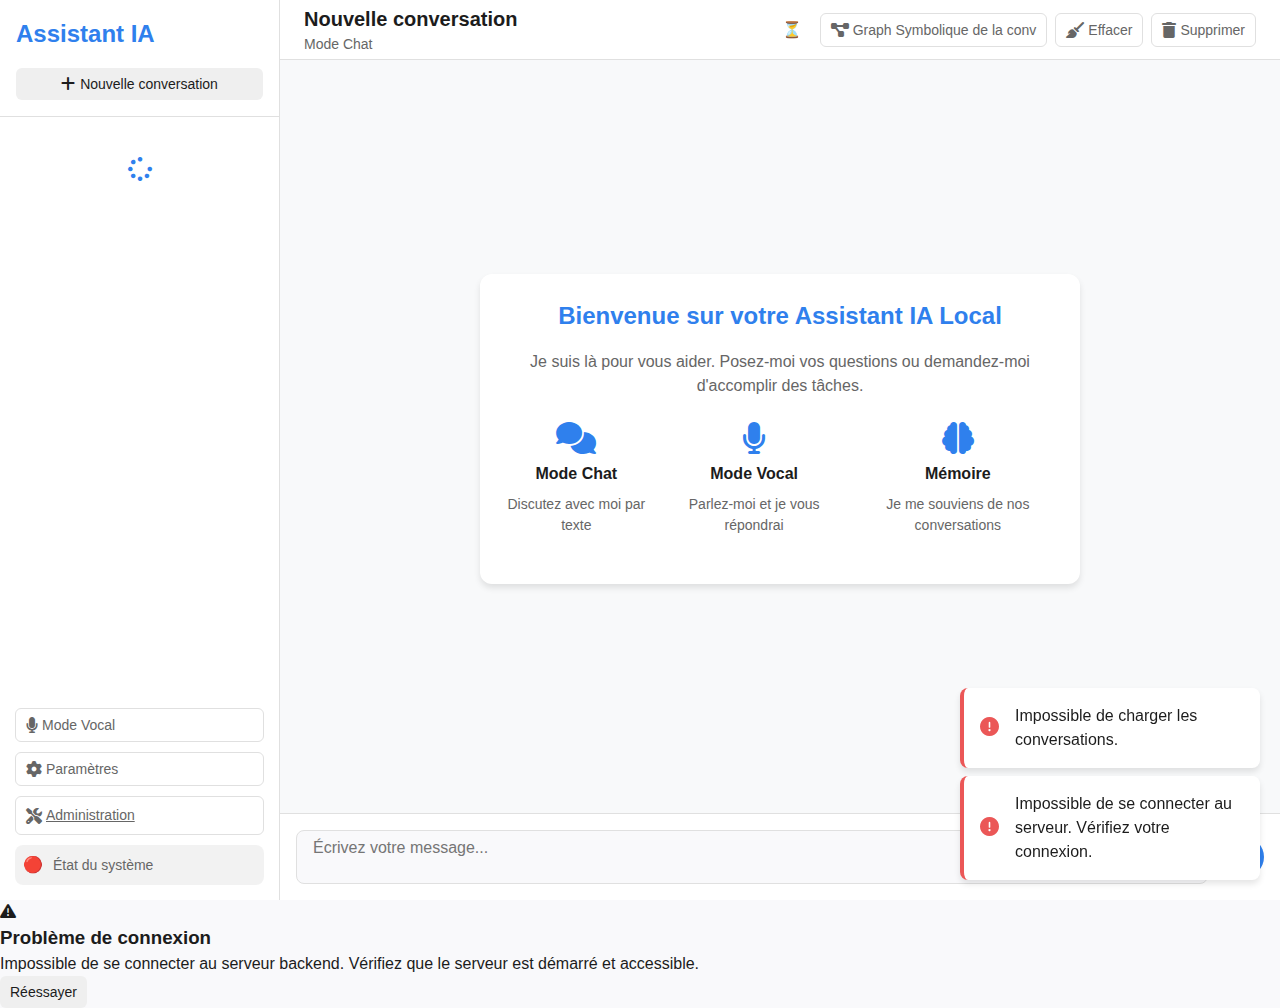
<file: frontend/index.html>
<!DOCTYPE html>
<html lang="fr">
<head>
    <meta charset="UTF-8">
    <meta name="viewport" content="width=device-width, initial-scale=1.0">
    <title>Assistant IA Local</title>
    <link rel="stylesheet" href="styles/main.css">
    <link rel="stylesheet" href="https://cdnjs.cloudflare.com/ajax/libs/font-awesome/6.4.0/css/all.min.css">
    <link rel="icon" type="image/png" href="assets/icons/assistant-icon.png">
    <link rel="stylesheet" href="styles/neon-light.css">
</head>
<body class="light-theme">
    <div class="app-container">
        <!-- Sidebar pour la navigation et les conversations -->
        <aside class="sidebar">
            <div class="sidebar-header">
                <h1>Assistant IA</h1>
                <button id="new-chat-btn" class="btn primary">
                    <i class="fas fa-plus"></i> Nouvelle conversation
                </button>
            </div>
            <div class="conversation-list" id="conversation-list">
                <!-- Liste des conversations générée dynamiquement -->
                <div class="loading-spinner">
                    <i class="fas fa-spinner fa-spin"></i>
                </div>
            </div>
            <div class="sidebar-footer">
                <button id="toggle-mode-btn" class="btn secondary">
                  <i class="fas fa-comments"></i> Mode Chat
                </button>
                <button id="settings-btn" class="btn secondary">
                  <i class="fas fa-cog"></i> Paramètres
                </button>
                <a href="admin.html" class="btn secondary">
                  <i class="fas fa-tools"></i> Administration
                </a>
                
                <div class="status-indicator-container">
                  <div id="system-status-indicator">⏳</div>
                  <div class="status-indicator-label">État du système</div>
                </div>
              </div>
        </aside>

        <!-- Contenu principal avec la conversation -->
        <main class="main-content">
            <!-- Entête avec info de conversation -->
            <header class="main-header">
                <div class="conversation-info">
                    <h2 id="conversation-title">Nouvelle conversation</h2>
                    <span id="conversation-mode">Mode Chat</span>
                </div>
                <div class="header-actions">
                    <div id="system-status-indicator" 
                         title="État du système"
                         style="margin-right: 10px; font-size: 16px;">⏳</div>
                    <button id="clear-conversation-btn" class="btn secondary">
                        <i class="fas fa-broom"></i> Effacer
                    </button>
                    <button id="delete-conversation-btn" class="btn secondary">
                        <i class="fas fa-trash"></i> Supprimer
                    </button>
                </div>
            </header>

            <!-- Zone des messages -->
            <div class="messages-container" id="messages-container">
                <div class="welcome-message">
                    <h3>Bienvenue sur votre Assistant IA Local</h3>
                    <p>Je suis là pour vous aider. Posez-moi vos questions ou demandez-moi d'accomplir des tâches.</p>
                    <div class="features">
                        <div class="feature">
                            <i class="fas fa-comments"></i>
                            <h4>Mode Chat</h4>
                            <p>Discutez avec moi par texte</p>
                        </div>
                        <div class="feature">
                            <i class="fas fa-microphone"></i>
                            <h4>Mode Vocal</h4>
                            <p>Parlez-moi et je vous répondrai</p>
                        </div>
                        <div class="feature">
                            <i class="fas fa-brain"></i>
                            <h4>Mémoire</h4>
                            <p>Je me souviens de nos conversations</p>
                        </div>
                    </div>
                </div>
                <!-- Messages générés dynamiquement -->
            </div>

            <!-- Barre de saisie -->
            <div class="bottom-bar">
                <div id="chat-input-area" class="input-area active">
                    <textarea id="chat-input" class="chat-input" placeholder="Écrivez votre message..."></textarea>
                    <button id="send-button" class="btn primary">
                        <i class="fas fa-paper-plane"></i>
                    </button>
                </div>
                
                <!-- Mode Vocal -->
                <div id="voice-input-area" class="input-area">
                    <button id="mic-button" class="btn mic-btn">
                        <i class="fas fa-microphone"></i>
                    </button>
                    <div class="voice-status">
                        <span id="voice-status-text">Prêt à écouter</span>
                        <div id="voice-visualization" class="voice-wave">
                            <div class="wave-bar"></div>
                            <div class="wave-bar"></div>
                            <div class="wave-bar"></div>
                            <div class="wave-bar"></div>
                            <div class="wave-bar"></div>
                        </div>
                    </div>
                </div>
            </div>
        </main>

        <!-- Modal pour les paramètres -->
        <div id="settings-modal" class="modal">
            <div class="modal-content">
                <div class="modal-header">
                    <h2>Paramètres</h2>
                    <button class="close-modal-btn">&times;</button>
                </div>
                <div class="modal-body">
                    <div class="settings-section">
                        <h3>Modèles LLM</h3>
                        <div class="setting-item">
                            <label for="model-preference">Modèle préféré:</label>
                            <select id="model-preference">
                                <option value="auto">Auto (Recommandé)</option>
                                <option value="fast">Rapide (gemma:2b)</option>
                                <option value="balanced">Équilibré (zephyr)</option>
                                <option value="cloud">Cloud (gpt-3.5-turbo)</option>
                            </select>
                        </div>
                    </div>
                    <div class="settings-section">
                        <h3>Voix</h3>
                        <div class="setting-item">
                            <label for="tts-voice">Voix TTS:</label>
                            <select id="tts-voice">
                                <option value="fr_FR-siwis-medium">Français (Siwis)</option>
                                <option value="en_US-amy-medium">Anglais (Amy)</option>
                                <!-- D'autres voix disponibles -->
                            </select>
                        </div>
                        <div class="setting-item">
                            <label for="speech-rate">Vitesse de parole:</label>
                            <input type="range" id="speech-rate" min="0.5" max="2" step="0.1" value="1">
                            <span id="speech-rate-value">1.0</span>
                        </div>
                    </div>
                    <div class="settings-section">
                        <h3>Interface</h3>
                        <div class="setting-item">
                            <label for="theme-select">Thème:</label>
                            <select id="theme-select">
                                <option value="light">Clair</option>
                                <option value="dark">Sombre</option>
                                <option value="system">Système</option>
                            </select>
                        </div>
                    </div>
                </div>
                <div class="modal-footer">
                    <button id="save-settings-btn" class="btn primary">Enregistrer</button>
                    <button class="btn secondary close-modal-btn">Annuler</button>
                </div>
            </div>
        </div>

        <!-- Modal pour mémoire explicite -->
        <div id="memory-modal" class="modal">
            <div class="modal-content">
                <div class="modal-header">
                    <h2>Mémorisation explicite</h2>
                    <button class="close-modal-btn">&times;</button>
                </div>
                <div class="modal-body">
                    <p>Que souhaitez-vous que je mémorise?</p>
                    <textarea id="memory-content" placeholder="Entrez l'information à mémoriser..." class="memory-textarea"></textarea>
                    <div class="setting-item">
                        <label for="memory-topic">Sujet:</label>
                        <input type="text" id="memory-topic" placeholder="ex: préférences, contact, etc." value="user_info">
                    </div>
                </div>
                <div class="modal-footer">
                    <button id="save-memory-btn" class="btn primary">Mémoriser</button>
                    <button class="btn secondary close-modal-btn">Annuler</button>
                </div>
            </div>
        </div>
    </div>

    <!-- Templates HTML pour messages -->
    <template id="message-template">
        <div class="message">
            <div class="message-avatar">
                <i class="fas"></i>
            </div>
            <div class="message-content">
                <div class="message-text"></div>
                <div class="message-time"></div>
            </div>
        </div>
    </template>

    <template id="conversation-item-template">
        <div class="conversation-item">
            <div class="conversation-title"></div>
            <div class="conversation-time"></div>
            <button class="delete-conversation-item-btn">
                <i class="fas fa-times"></i>
            </button>
        </div>
    </template>

    <!-- Scripts JavaScript -->
    <script src="scripts/config.js"></script>
    <script src="scripts/websocket.js"></script>
    <script src="scripts/chat.js"></script>
    <script src="scripts/voice.js"></script>
    <script src="scripts/ui.js"></script>
    <script src="scripts/memory.js"></script>
    <script src="scripts/graph-visualization.js"></script>
    <script src="scripts/symbolic-graph-ui.js"></script>
    <script src="scripts/graph-entrypoint.js"></script>
    <script src="scripts/main.js"></script>
    <script src="scripts/monitoring.js"></script>

</body>
</html>
</file>
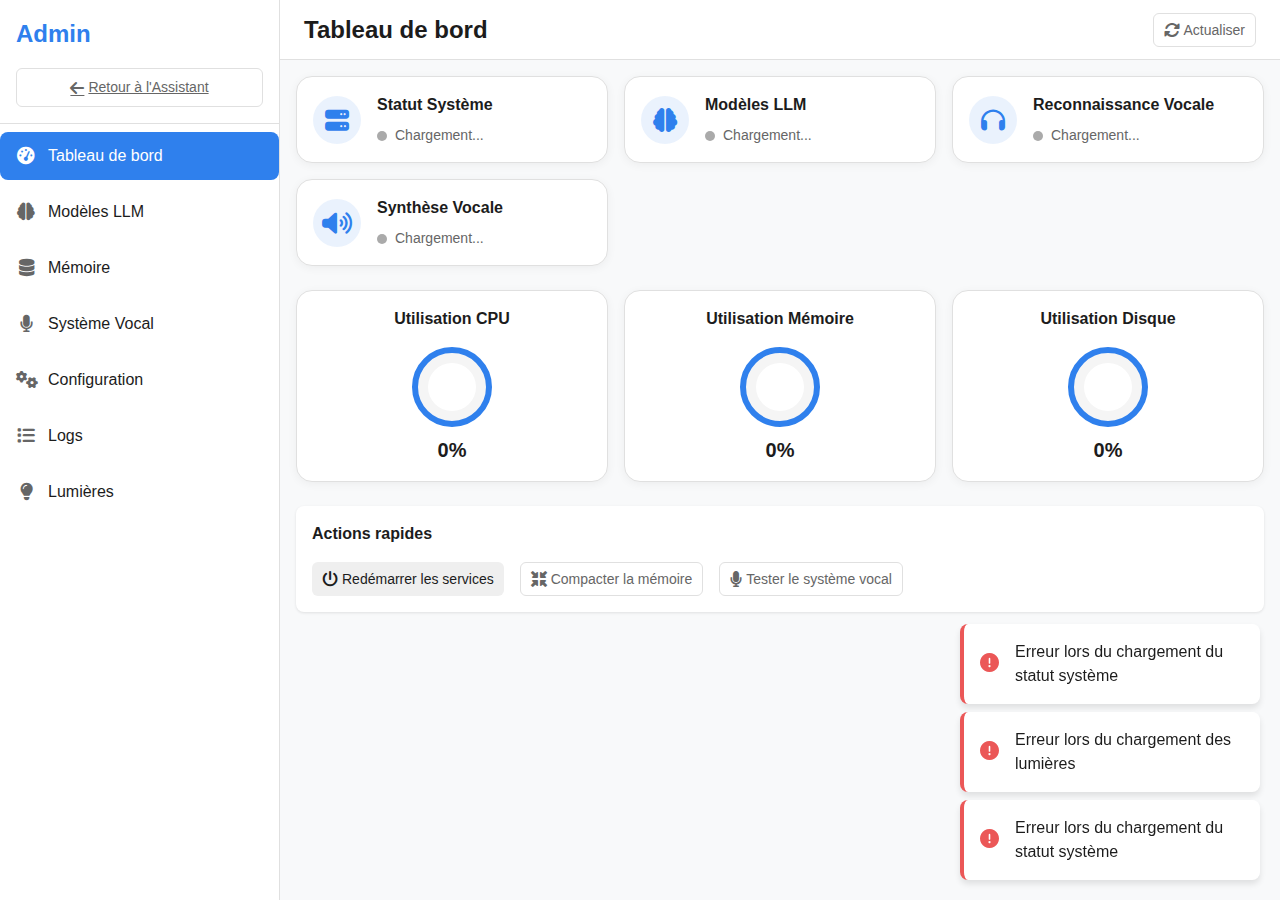
<file: frontend/admin.html>
<!DOCTYPE html>

<html lang="fr">
<head>
<meta charset="utf-8"/>
<meta content="width=device-width, initial-scale=1.0" name="viewport"/>
<title>Administration - Assistant IA Local</title>
<link href="styles/main.css" rel="stylesheet"/>
<link href="styles/admin.css" rel="stylesheet"/>
<link href="https://cdnjs.cloudflare.com/ajax/libs/font-awesome/6.4.0/css/all.min.css" rel="stylesheet"/>
<link href="assets/icons/assistant-icon.png" rel="icon" type="image/png"/>
<link href="styles/neon-light.css" rel="stylesheet"/>
</head>
<body class="light-theme">
<div class="app-container admin-layout">
<!-- Sidebar pour la navigation -->
<aside class="sidebar">
<div class="sidebar-header">
<h1>Admin</h1>
<a class="btn secondary" href="index.html">
<i class="fas fa-arrow-left"></i> Retour à l'Assistant
                </a>
</div>
<nav class="admin-nav">
<ul>
<li class="active" data-section="dashboard">
<i class="fas fa-tachometer-alt"></i> Tableau de bord
                    </li>
<li data-section="models">
<i class="fas fa-brain"></i> Modèles LLM
                    </li>
<li data-section="memory">
<i class="fas fa-database"></i> Mémoire
                    </li>
<li data-section="voice">
<i class="fas fa-microphone"></i> Système Vocal
                    </li>
<li data-section="config">
<i class="fas fa-cogs"></i> Configuration
                    </li>
<li data-section="logs">
<i class="fas fa-list"></i> Logs
                    </li>
<li data-section="lights">
<i class="fas fa-lightbulb"></i> Lumières
                    </li>
</ul>
</nav>
</aside>
<!-- Contenu principal -->
<main class="main-content">
<header class="main-header">
<div class="page-title">
<h2 id="section-title">Tableau de bord</h2>
</div>
<div class="header-actions">
<button class="btn secondary" id="refresh-btn">
<i class="fas fa-sync-alt"></i> Actualiser
                    </button>
</div>
</header>
<div class="admin-content">
<!-- Section Tableau de bord -->
<section class="admin-section active" id="dashboard-section">
<div class="status-cards">
<div class="status-card" id="system-status-card">
<div class="status-icon">
<i class="fas fa-server"></i>
</div>
<div class="status-info">
<h3>Statut Système</h3>
<div class="status-indicator">
<span class="status-dot"></span>
<span class="status-text">Chargement...</span>
</div>
</div>
</div>
<div class="status-card" id="llm-status-card">
<div class="status-icon">
<i class="fas fa-brain"></i>
</div>
<div class="status-info">
<h3>Modèles LLM</h3>
<div class="status-indicator">
<span class="status-dot"></span>
<span class="status-text">Chargement...</span>
</div>
</div>
</div>
<div class="status-card" id="stt-status-card">
<div class="status-icon">
<i class="fas fa-headphones"></i>
</div>
<div class="status-info">
<h3>Reconnaissance Vocale</h3>
<div class="status-indicator">
<span class="status-dot"></span>
<span class="status-text">Chargement...</span>
</div>
</div>
</div>
<div class="status-card" id="tts-status-card">
<div class="status-icon">
<i class="fas fa-volume-up"></i>
</div>
<div class="status-info">
<h3>Synthèse Vocale</h3>
<div class="status-indicator">
<span class="status-dot"></span>
<span class="status-text">Chargement...</span>
</div>
</div>
</div>
</div>
<div class="resource-usage">
<div class="resource-card">
<h3>Utilisation CPU</h3>
<div class="gauge-container">
<div class="gauge" id="cpu-gauge">
<div class="gauge-value"></div>
</div>
<div class="gauge-label">0%</div>
</div>
</div>
<div class="resource-card">
<h3>Utilisation Mémoire</h3>
<div class="gauge-container">
<div class="gauge" id="memory-gauge">
<div class="gauge-value"></div>
</div>
<div class="gauge-label">0%</div>
</div>
</div>
<div class="resource-card">
<h3>Utilisation Disque</h3>
<div class="gauge-container">
<div class="gauge" id="disk-gauge">
<div class="gauge-value"></div>
</div>
<div class="gauge-label">0%</div>
</div>
</div>
</div>
<div class="quick-actions">
<h3>Actions rapides</h3>
<div class="action-buttons">
<button class="btn primary" id="restart-btn">
<i class="fas fa-power-off"></i> Redémarrer les services
                            </button>
<button class="btn secondary" id="compact-memory-btn">
<i class="fas fa-compress-arrows-alt"></i> Compacter la mémoire
                            </button>
<button class="btn secondary" id="test-voice-btn">
<i class="fas fa-microphone"></i> Tester le système vocal
                            </button>
</div>
</div>
</section>
<!-- Section Modèles LLM -->
<section class="admin-section" id="models-section">
<div class="section-header">
<h3>Modèles configurés</h3>
</div>
<div class="models-list" id="models-list">
<div class="loading-indicator">
<i class="fas fa-spinner fa-spin"></i> Chargement des modèles...
                        </div>
</div>
<div class="section-header">
<h3>Tester un modèle</h3>
</div>
<div class="model-test-container">
<div class="form-group">
<label for="test-model-select">Modèle :</label>
<select id="test-model-select">
<option value="fast">Rapide (gemma:2b)</option>
<option value="balanced">Équilibré (zephyr)</option>
<option value="cloud_fallback">Cloud (GPT)</option>
</select>
</div>
<div class="form-group">
<label for="test-prompt">Prompt de test :</label>
<textarea id="test-prompt" placeholder="Écrivez un prompt pour tester le modèle..." rows="3">Écris une phrase courte à propos des assistants IA.</textarea>
</div>
<button class="btn primary" id="run-test-btn">
<i class="fas fa-play"></i> Exécuter le test
                        </button>
<div class="test-results" id="test-results">
<h4>Résultats</h4>
<div class="result-metrics">
<div class="metric">
<span class="label">Temps de réponse :</span>
<span class="value" id="response-time">-</span>
</div>
<div class="metric">
<span class="label">Tokens générés :</span>
<span class="value" id="tokens-generated">-</span>
</div>
</div>
<div class="result-content" id="test-result-content">
<p class="no-results">Lancez un test pour voir les résultats</p>
</div>
</div>
</div>
</section>
<!-- Section Mémoire -->
<section class="admin-section" id="memory-section">
<div class="memory-stats">
<div class="memory-stat-card">
<div class="stat-icon">
<i class="fas fa-vector-square"></i>
</div>
<div class="stat-info">
<h3>Mémoire Vectorielle</h3>
<div class="stat-value" id="vector-memory-count">0</div>
<div class="stat-label">vecteurs</div>
</div>
</div>
<div class="memory-stat-card">
<div class="stat-icon">
<i class="fas fa-project-diagram"></i>
</div>
<div class="stat-info">
<h3>Mémoire Symbolique</h3>
<div class="stat-value" id="entity-count">0</div>
<div class="stat-label">entités</div>
</div>
</div>
<div class="memory-stat-card">
<div class="stat-icon">
<i class="fas fa-brain"></i>
</div>
<div class="stat-info">
<h3>Relations</h3>
<div class="stat-value" id="relation-count">0</div>
<div class="stat-label">connexions</div>
</div>
</div>
<div class="memory-stat-card">
<div class="stat-icon">
<i class="fas fa-database"></i>
</div>
<div class="stat-info">
<h3>Taille Totale</h3>
<div class="stat-value" id="memory-size">0</div>
<div class="stat-label">KB</div>
</div>
</div>
</div>
<div class="section-header with-actions">
<h3>Sujets de mémoire</h3>
<button class="btn secondary" id="refresh-topics-btn">
<i class="fas fa-sync-alt"></i> Actualiser
                        </button>
</div>
<div class="memory-topics" id="memory-topics">
<div class="loading-indicator">
<i class="fas fa-spinner fa-spin"></i> Chargement des sujets...
                        </div>
</div>
<div class="memory-actions">
<h3>Actions</h3>
<div class="action-buttons">
<button class="btn secondary" id="view-memory-btn">
<i class="fas fa-eye"></i> Visualiser les données
                            </button>
<button class="btn primary" id="compact-memory-action-btn">
<i class="fas fa-compress-arrows-alt"></i> Compacter la mémoire
                            </button>
<button class="btn secondary" id="backup-memory-btn">
<i class="fas fa-download"></i> Sauvegarder
                            </button>
</div>
</div>
</section>
<!-- Section Système Vocal -->
<section class="admin-section" id="voice-section">
<div class="voice-cards">
<div class="voice-card">
<div class="card-header">
<h3>Reconnaissance Vocale (STT)</h3>
<span class="status-indicator" id="stt-indicator">
<span class="status-dot"></span>
<span class="status-text">Chargement...</span>
</span>
</div>
<div class="card-content">
<div class="info-item">
<span class="label">Moteur :</span>
<span class="value" id="stt-engine">Whisper.cpp</span>
</div>
<div class="info-item">
<span class="label">Modèle :</span>
<span class="value" id="stt-model">-</span>
</div>
<div class="info-item">
<span class="label">Chemin :</span>
<span class="value path" id="stt-path">-</span>
</div>
</div>
<div class="card-actions">
<button class="btn secondary" id="test-stt-btn">
<i class="fas fa-microphone"></i> Tester la reconnaissance
                                </button>
</div>
</div>
<div class="voice-card">
<div class="card-header">
<h3>Synthèse Vocale (TTS)</h3>
<span class="status-indicator" id="tts-indicator">
<span class="status-dot"></span>
<span class="status-text">Chargement...</span>
</span>
</div>
<div class="card-content">
<div class="info-item">
<span class="label">Moteur :</span>
<span class="value" id="tts-engine">Piper</span>
</div>
<div class="info-item">
<span class="label">Voix :</span>
<span class="value" id="tts-voice">-</span>
</div>
<div class="info-item">
<span class="label">Échantillonnage :</span>
<span class="value" id="tts-sample-rate">-</span>
</div>
</div>
<div class="card-actions">
<div class="form-inline">
<input id="tts-test-text" placeholder="Texte à synthétiser..." type="text" value="Ceci est un test de synthèse vocale."/>
<button class="btn secondary" id="test-tts-btn">
<i class="fas fa-play"></i> Tester
                                    </button>
</div>
</div>
</div>
</div>
<div class="section-header">
<h3>Voix disponibles</h3>
</div>
<div class="voices-list" id="voices-list">
<!-- Liste des voix générée dynamiquement -->
<div class="voice-item">
<div class="voice-name">fr_FR-siwis-medium</div>
<div class="voice-info">Français (Siwis)</div>
<div class="voice-actions">
<button class="btn mini test-voice-btn">
<i class="fas fa-play"></i>
</button>
</div>
</div>
<div class="voice-item">
<div class="voice-name">en_US-amy-medium</div>
<div class="voice-info">Anglais (Amy)</div>
<div class="voice-actions">
<button class="btn mini test-voice-btn">
<i class="fas fa-play"></i>
</button>
</div>
</div>
</div>
</section>
<!-- Section Configuration -->
<section class="admin-section" id="config-section">
<div class="config-tabs">
<div class="tab-header">
<div class="tab active" data-tab="general">Général</div>
<div class="tab" data-tab="models">Modèles</div>
<div class="tab" data-tab="voice">Vocal</div>
<div class="tab" data-tab="memory">Mémoire</div>
</div>
<div class="tab-content">
<div class="tab-pane active" id="general-config">
<div class="config-item">
<label for="data-dir">Répertoire de données :</label>
<input id="data-dir" readonly="" type="text"/>
</div>
<div class="config-item">
<label for="debug-mode">Mode debug :</label>
<div class="toggle-switch">
<input id="debug-mode" type="checkbox"/>
<span class="toggle-slider"></span>
</div>
</div>
</div>
<div class="tab-pane" id="models-config">
<div class="config-form" id="models-config-form">
<div class="loading-indicator">
<i class="fas fa-spinner fa-spin"></i> Chargement de la configuration...
                                    </div>
</div>
</div>
<div class="tab-pane" id="voice-config">
<div class="config-item">
<label for="stt-model-path">Modèle STT :</label>
<input id="stt-model-path" type="text"/>
</div>
<div class="config-item">
<label for="tts-model-name">Modèle TTS :</label>
<select id="tts-model-name">
<option value="fr_FR-siwis-medium">Français (Siwis)</option>
<option value="en_US-amy-medium">Anglais (Amy)</option>
</select>
</div>
<div class="config-item">
<label for="tts-sample-rate-input">Taux d'échantillonnage :</label>
<input id="tts-sample-rate-input" max="48000" min="8000" step="1000" type="number"/>
</div>
</div>
<div class="tab-pane" id="memory-config">
<div class="config-item">
<label for="vector-dimension">Dimension des vecteurs :</label>
<input id="vector-dimension" max="4096" min="768" step="128" type="number"/>
</div>
<div class="config-item">
<label for="max-history">Taille max. de l'historique :</label>
<input id="max-history" max="100" min="5" type="number"/>
</div>
<div class="config-item">
<label for="memory-refresh">Intervalle de compression (conversations) :</label>
<input id="memory-refresh" max="50" min="1" type="number"/>
</div>

<div class="config-section">
<h4>Mémoire Symbolique</h4>
<div class="config-item">
<label for="use-chatgpt-symbolic">Utiliser ChatGPT pour l'extraction d'entités et relations :</label>
<div class="toggle-switch">
<input id="use-chatgpt-symbolic" type="checkbox"/>
<span class="toggle-slider"></span>
</div>
</div>
<div class="config-note" id="chatgpt-api-note" style="display:none;">
<p><i class="fas fa-info-circle"></i> Clé API OpenAI non configurée. Définissez la variable d'environnement OPENAI_API_KEY pour activer cette fonctionnalité.</p>
</div>
<div class="config-item">
<p class="help-text">Lorsque cette option est activée, le système utilise l'API ChatGPT pour extraire des entités et relations plus précises pour le graphe symbolique. Lorsqu'elle est désactivée, le système utilise l'extracteur local.</p>
</div>
</div>
</div>
</div>
</div>
<div class="config-actions">
<button class="btn primary" id="save-config-btn">
<i class="fas fa-save"></i> Enregistrer
                        </button>
<button class="btn secondary" id="reset-config-btn">
<i class="fas fa-undo"></i> Réinitialiser
                        </button>
</div>
</section>
<!-- Section Logs -->
<section class="admin-section" id="logs-section">
<div class="logs-filters">
<div class="form-group">
<label for="log-level">Niveau :</label>
<select id="log-level">
<option value="DEBUG">DEBUG</option>
<option selected="" value="INFO">INFO</option>
<option value="WARNING">WARNING</option>
<option value="ERROR">ERROR</option>
</select>
</div>
<div class="form-group">
<label for="log-component">Composant :</label>
<select id="log-component">
<option value="">Tous</option>
<option value="models">Modèles</option>
<option value="memory">Mémoire</option>
<option value="voice">Vocal</option>
<option value="api">API</option>
</select>
</div>
<div class="form-group">
<label for="log-limit">Limite :</label>
<select id="log-limit">
<option value="50">50 entrées</option>
<option selected="" value="100">100 entrées</option>
<option value="250">250 entrées</option>
<option value="500">500 entrées</option>
</select>
</div>
<button class="btn secondary" id="refresh-logs-btn">
<i class="fas fa-sync-alt"></i> Actualiser
                        </button>
</div>
<div class="logs-container">
<div class="logs-header">
<div class="log-time">Horodatage</div>
<div class="log-level">Niveau</div>
<div class="log-component">Composant</div>
<div class="log-message">Message</div>
</div>
<div class="logs-content" id="logs-content">
<div class="loading-indicator">
<i class="fas fa-spinner fa-spin"></i> Chargement des logs...
                            </div>
</div>
</div>
</section>
<!-- Section Lumières -->
<section class="admin-section" id="lights-section">
<div class="section-header with-actions">
<h3>Lumières et contrôles domotiques</h3>
<div class="header-actions">
<button class="btn secondary" id="refresh-lights-btn">
<i class="fas fa-sync-alt"></i> Actualiser
                        </button>
<select class="form-control" id="filter-room">
<option value="all">Toutes les pièces</option>
<!-- Les options seront ajoutées dynamiquement -->
</select>
</div>
</div>
<div class="rooms-container" id="rooms-container">
<!-- Les groupes/pièces seront chargés ici dynamiquement -->
</div>
<div class="lights-container" id="lights-container">
<!-- Les lumières seront chargées ici dynamiquement -->
<div class="loading-indicator">
<i class="fas fa-spinner fa-spin"></i> Chargement des lumières...
                    </div>
</div>
<div class="empty-state" id="no-lights-message" style="display: none;">
<p>Aucune lumière détectée.</p>
<p>Si vous avez des lumières Philips Hue, assurez-vous que le Bridge est correctement configuré.</p>
<p>Vous pouvez également utiliser des lumières simulées pour tester.</p>
</div>
</section>
</div>
</main>
</div>
<!-- Modals -->
<div class="modal" id="confirm-modal">
<div class="modal-content">
<div class="modal-header">
<h3>Confirmation</h3>
<button class="close-modal-btn">×</button>
</div>
<div class="modal-body">
<p id="confirm-message">Êtes-vous sûr de vouloir effectuer cette action ?</p>
</div>
<div class="modal-footer">
<button class="btn primary" id="confirm-yes-btn">Confirmer</button>
<button class="btn secondary" id="confirm-no-btn">Annuler</button>
</div>
</div>
</div>
<div class="modal" id="memory-viewer-modal">
<div class="modal-content large">
<div class="modal-header">
<h3>Visualisation de la mémoire</h3>
<button class="close-modal-btn">×</button>
</div>
<div class="modal-body">
<div class="memory-viewer-tabs">
<div class="tab-header">
<div class="tab active" data-tab="vector">Vectorielle</div>
<div class="tab" data-tab="synthetic">Synthétique</div>
<div class="tab" data-tab="symbolic">Symbolique</div>
</div>
<div class="tab-content">
<div class="tab-pane active" id="vector-memory-view">
<div class="memory-search">
<input id="vector-search" placeholder="Rechercher dans la mémoire vectorielle..." type="text"/>
<button class="btn secondary" id="vector-search-btn">
<i class="fas fa-search"></i> Rechercher
                                </button>
</div>
<div class="memory-results" id="vector-memory-results">
<p class="empty-state">Utilisez la recherche pour explorer la mémoire vectorielle</p>
</div>
</div>
<div class="tab-pane" id="synthetic-memory-view">
<div class="topic-selector">
<label for="topic-select">Sujet :</label>
<select id="topic-select">
<option value="">Chargement...</option>
</select>
</div>
<div class="memory-results" id="synthetic-memory-results">
<p class="empty-state">Sélectionnez un sujet pour voir les mémoires</p>
</div>
</div>
<div class="tab-pane" id="symbolic-memory-view">
<div class="graph-container" id="graph-container">
<!-- Le graphe sera rendu ici -->
<div class="empty-state">
<p>Visualisation du graphe de connaissance</p>
<button class="btn secondary" id="load-graph-btn">
<i class="fas fa-project-diagram"></i> Charger le graphe
                                    </button>
</div>
</div>
</div>
</div>
</div>
</div>
</div>
</div>
<div class="modal" id="scenes-modal">
<div class="modal-content">
<div class="modal-header">
<h3>Appliquer une scène</h3>
<button class="close-modal-btn">×</button>
</div>
<div class="modal-body">
<div class="scene-selection">
<div class="scene-option" data-scene="relax">
<div class="scene-preview" style="background-color: rgb(255, 200, 120);"></div>
<div class="scene-name">Détente</div>
</div>
<div class="scene-option" data-scene="concentrate">
<div class="scene-preview" style="background-color: rgb(230, 230, 255);"></div>
<div class="scene-name">Concentration</div>
</div>
<div class="scene-option" data-scene="energize">
<div class="scene-preview" style="background-color: rgb(255, 255, 255);"></div>
<div class="scene-name">Dynamique</div>
</div>
<div class="scene-option" data-scene="reading">
<div class="scene-preview" style="background-color: rgb(255, 230, 200);"></div>
<div class="scene-name">Lecture</div>
</div>
</div>
<input id="scene-target-id" type="hidden"/>
<input id="scene-target-type" type="hidden"/>
</div>
<div class="modal-footer">
<button class="btn primary" id="apply-scene-btn">Appliquer</button>
<button class="btn secondary close-modal-btn">Annuler</button>
</div>
</div>
</div>
<!-- Scripts JavaScript -->
<script src="scripts/config.js"></script>
<script src="scripts/admin.js"></script>
<script src="scripts/admin-light.js"></script>
<script src="scripts/graph-visualization.js"></script>
<script src="scripts/symbolic-graph-ui.js"></script>
<script src="scripts/graph-entrypoint.js"></script>
<script src="scripts/monitoring.js"></script>

</body>
</html>
</file>
<file: frontend/styles/main.css>
:root {
    /* Couleurs principales */
    --primary-color: #4a6baf;
    --primary-dark: #3a559d;
    --primary-light: #6a8bcf;
    --accent-color: #61b3de;
    
    /* Couleurs sémantiques */
    --success-color: #4caf50;
    --warning-color: #ff9800;
    --error-color: #f44336;
    
    /* Couleurs de fond */
    --bg-color: #f9f9fb;
    --sidebar-bg: #ffffff;
    --card-bg: #ffffff;
    --input-bg: #ffffff;
    
    /* Couleurs de texte */
    --text-primary: #333333;
    --text-secondary: #666666;
    --text-muted: #999999;
    --text-on-primary: #ffffff;
    
    /* Bordures et séparateurs */
    --border-color: #e0e0e0;
    --separator-color: #eeeeee;
    
    /* Ombres */
    --shadow-sm: 0 1px 3px rgba(0, 0, 0, 0.1);
    --shadow-md: 0 4px 6px rgba(0, 0, 0, 0.1);
    --shadow-lg: 0 10px 15px rgba(0, 0, 0, 0.1);
    
    /* Espacements */
    --spacing-xs: 4px;
    --spacing-sm: 8px;
    --spacing-md: 16px;
    --spacing-lg: 24px;
    --spacing-xl: 32px;
    
    /* Typographie */
    --font-family: 'Segoe UI', Tahoma, Geneva, Verdana, sans-serif;
    --font-size-sm: 0.875rem;
    --font-size-md: 1rem;
    --font-size-lg: 1.25rem;
    --font-size-xl: 1.5rem;
    
    /* Arrondis */
    --border-radius-sm: 4px;
    --border-radius-md: 8px;
    --border-radius-lg: 12px;
    --border-radius-circle: 50%;
    
    /* Transitions */
    --transition-fast: 0.15s ease;
    --transition-medium: 0.3s ease;
    --transition-slow: 0.5s ease;
    
    /* Hauteurs d'interface */
    --header-height: 60px;
    --sidebar-width: 280px;
    --input-height: 70px;
  }
  
  /* Thème sombre */
  [data-theme="dark"] {
    --primary-color: #5d7fc9;
    --primary-dark: #4a6baf;
    --primary-light: #7a9cf0;
    
    --bg-color: #121212;
    --sidebar-bg: #1e1e1e;
    --card-bg: #2d2d2d;
    --input-bg: #2d2d2d;
    
    --text-primary: #e0e0e0;
    --text-secondary: #b0b0b0;
    --text-muted: #808080;
    
    --border-color: #3d3d3d;
    --separator-color: #3d3d3d;
    
    --shadow-sm: 0 1px 3px rgba(0, 0, 0, 0.4);
    --shadow-md: 0 4px 6px rgba(0, 0, 0, 0.4);
    --shadow-lg: 0 10px 15px rgba(0, 0, 0, 0.4);
  }
  
  /* Reset et base */
  * {
    margin: 0;
    padding: 0;
    box-sizing: border-box;
  }
  
  html, body {
    height: 100%;
    font-family: var(--font-family);
    font-size: var(--font-size-md);
    color: var(--text-primary);
    background-color: var(--bg-color);
    line-height: 1.5;
  }
  
  button, input, select, textarea {
    font-family: inherit;
    font-size: inherit;
    color: inherit;
  }
  
  /* Structure de l'application */
  .app-container {
    display: flex;
    height: 100vh;
    overflow: hidden;
  }
  
  /* Sidebar */
  .sidebar {
    width: var(--sidebar-width);
    background-color: var(--sidebar-bg);
    display: flex;
    flex-direction: column;
    border-right: 1px solid var(--border-color);
    transition: transform var(--transition-medium);
    z-index: 100;
  }
  
  .sidebar-header {
    padding: var(--spacing-md);
    border-bottom: 1px solid var(--border-color);
    display: flex;
    flex-direction: column;
    gap: var(--spacing-md);
  }
  
  .sidebar-header h1 {
    font-size: var(--font-size-xl);
    color: var(--primary-color);
  }
  
  .conversation-list {
    flex: 1;
    overflow-y: auto;
    padding: var(--spacing-md);
    display: flex;
    flex-direction: column;
    gap: var(--spacing-sm);
  }
  
  .conversation-item {
    padding: var(--spacing-md);
    border-radius: var(--border-radius-md);
    background-color: var(--card-bg);
    box-shadow: var(--shadow-sm);
    cursor: pointer;
    transition: background-color var(--transition-fast);
    position: relative;
    display: flex;
    flex-direction: column;
    gap: var(--spacing-xs);
  }
  
  .conversation-item:hover {
    background-color: var(--primary-light);
    color: var(--text-on-primary);
  }
  
  .conversation-item.active {
    background-color: var(--primary-color);
    color: var(--text-on-primary);
  }
  
  .conversation-title {
    font-weight: bold;
    white-space: nowrap;
    overflow: hidden;
    text-overflow: ellipsis;
  }
  
  .conversation-time {
    font-size: var(--font-size-sm);
    color: var(--text-muted);
    opacity: 0.8;
  }
  
  .conversation-item.active .conversation-time {
    color: var(--text-on-primary);
    opacity: 0.8;
  }
  
  .delete-conversation-item-btn {
    position: absolute;
    top: var(--spacing-xs);
    right: var(--spacing-xs);
    background: none;
    border: none;
    cursor: pointer;
    opacity: 0;
    transition: opacity var(--transition-fast);
    color: var(--text-muted);
    width: 24px;
    height: 24px;
    display: flex;
    align-items: center;
    justify-content: center;
    border-radius: var(--border-radius-circle);
  }
  
  .conversation-item:hover .delete-conversation-item-btn {
    opacity: 1;
  }
  
  .delete-conversation-item-btn:hover {
    background-color: rgba(0, 0, 0, 0.1);
    color: var(--error-color);
  }
  
  .sidebar-footer {
    display: flex;
    flex-direction: column;
    gap: 10px;
    padding: 15px;
  }

  .status-indicator-container {
    display: flex;
    align-items: center;
    padding: 8px;
    background: rgba(0,0,0,0.05);
    border-radius: 8px;
    margin-top: auto; /* Le pousse vers le bas */
  }

/* Stylisation correcte du bouton d'envoi */
#send-button, .send-button {
  background-color: var(--primary-color);
  color: var(--text-on-primary);
  border-radius: var(--border-radius-circle);
  width: 40px;
  height: 40px;
  display: flex;
  align-items: center;
  justify-content: center;
  border: none;
  cursor: pointer;
  transition: background-color var(--transition-fast);
}

#send-button:hover, .send-button:hover {
  background-color: var(--primary-dark);
}

/* S'assurer que l'icône dans le bouton est visible */
#send-button i, .send-button i {
  font-size: 16px;
  color: var(--text-on-primary);
  margin: 0;
}

.sidebar-footer .btn {
  width: 100%;
  justify-content: flex-start;
}
  
  /* Contenu principal */
  .main-content {
    display: flex;
    flex-direction: column;
    height: 100%;
    overflow: hidden;
    flex: 1;
}
  
  .main-header {
    height: var(--header-height);
    padding: 0 var(--spacing-lg);
    display: flex;
    align-items: center;
    justify-content: space-between;
    border-bottom: 1px solid var(--border-color);
    background-color: var(--card-bg);
  }
  
  .conversation-info {
    display: flex;
    flex-direction: column;
  }
  
  .conversation-info h2 {
    font-size: var(--font-size-lg);
    color: var(--text-primary);
  }
  
  #conversation-mode {
    font-size: var(--font-size-sm);
    color: var(--text-secondary);
  }
  
  .header-actions {
    display: flex;
    gap: var(--spacing-sm);
  }
  
  /* Zone des messages */
  .messages-container {
    flex: 1;
    overflow-y: auto;
    padding: var(--spacing-md);
    display: flex;
    flex-direction: column;
}

/* Assurer le scrolling des messages */
.messages-container:after {
  content: '';
  padding-bottom: var(--spacing-md);
}


  .welcome-message {
    text-align: center;
    max-width: 600px;
    margin: auto;
    padding: var(--spacing-lg);
    background-color: var(--card-bg);
    border-radius: var(--border-radius-lg);
    box-shadow: var(--shadow-md);
  }
  
  .welcome-message h3 {
    font-size: var(--font-size-xl);
    margin-bottom: var(--spacing-md);
    color: var(--primary-color);
  }
  
  .welcome-message p {
    margin-bottom: var(--spacing-lg);
    color: var(--text-secondary);
  }
  
  .features {
    display: flex;
    gap: var(--spacing-lg);
    justify-content: center;
    margin-top: var(--spacing-lg);
  }
  
  .feature {
    display: flex;
    flex-direction: column;
    align-items: center;
    gap: var(--spacing-xs);
  }
  
  .feature i {
    font-size: 2rem;
    color: var(--primary-color);
    margin-bottom: var(--spacing-xs);
  }
  
  .feature h4 {
    font-size: var(--font-size-md);
    margin-bottom: var(--spacing-xs);
  }
  
  .feature p {
    font-size: var(--font-size-sm);
    color: var(--text-secondary);
    text-align: center;
  }
  
/* Assurer un espacement cohérent entre les messages */
.message {
  display: flex;
  gap: var(--spacing-md);
  max-width: 80%;
  margin-bottom: var(--spacing-md);
}
  
  .message.user {
    align-self: flex-end;
    flex-direction: row-reverse;
  }
  
  .message.assistant {
    align-self: flex-start;
  }
  
  .message-avatar {
    width: 36px;
    height: 36px;
    border-radius: var(--border-radius-circle);
    background-color: var(--primary-color);
    display: flex;
    align-items: center;
    justify-content: center;
    color: var(--text-on-primary);
    flex-shrink: 0;
  }
  
  .message.user .message-avatar {
    background-color: var(--accent-color);
  }
  
  .message-content {
    background-color: var(--card-bg);
    padding: var(--spacing-md);
    border-radius: var(--border-radius-md);
    box-shadow: var(--shadow-sm);
    min-width: 100px;
  }
  
/* S'assurer que les messages de l'assistant sont affichés correctement */
.message.assistant .message-content {
  white-space: pre-wrap;
  word-break: break-word;
}
  
/* S'assurer que le texte visible n'est pas tronqué */
#typing-text, .visible-text {
  white-space: pre-wrap;
  word-break: break-word;
}


  .message.user .message-content {
    border-top-right-radius: 0;
    background-color: var(--primary-light);
    color: var(--text-on-primary);
  }
  
/* Assurer que le texte du message est correctement formaté */
.message-text {
  margin-bottom: var(--spacing-xs);
  white-space: pre-wrap;
  word-break: break-word;
}
  
  .message-time {
    text-align: right;
    font-size: var(--font-size-sm);
    color: var(--text-muted);
  }
  
  .message.user .message-time {
    color: var(--text-on-primary);
    opacity: 0.8;
  }
  
  /* Zone de saisie */
  .input-container {
    height: var(--input-height);
    padding: var(--spacing-md);
    border-top: 1px solid var(--border-color);
    background-color: var(--card-bg);
  }
  
  .input-area {
    display: none;
    width: 100%;
}
  
.input-area.active {
  display: flex;
}
  
#chat-input-area {
  align-items: center;
  gap: var(--spacing-md);
  flex: 1;
}
  
.chat-input {
  flex: 1;
  padding: var(--spacing-sm) var(--spacing-md);
  border: 1px solid var(--border-color);
  border-radius: var(--border-radius-md);
  background-color: var(--input-bg);
  resize: none;
  min-height: 40px;
  max-height: 100px;
}
  
  .chat-input:focus {
    outline: none;
    border-color: var(--primary-color);
  }
  
#voice-input-area {
    align-items: center;
    justify-content: center;
    gap: var(--spacing-lg);
    flex: 1;
}
  
  .mic-btn {
    width: 60px;
    height: 60px;
    border-radius: var(--border-radius-circle);
    background-color: var(--primary-color);
    color: var(--text-on-primary);
    display: flex;
    align-items: center;
    justify-content: center;
    font-size: 1.5rem;
    transition: all var(--transition-fast);
  }
  
  .mic-btn.recording {
    background-color: var(--error-color);
    animation: pulse 1.5s infinite;
  }
  
  .voice-status {
    display: flex;
    flex-direction: column;
    gap: var(--spacing-xs);
  }
  
  #voice-status-text {
    font-size: var(--font-size-md);
    color: var(--text-secondary);
  }
  
  .voice-wave {
    display: flex;
    align-items: center;
    gap: 3px;
    height: 20px;
  }
  
  .wave-bar {
    width: 4px;
    height: 5px;
    background-color: var(--primary-color);
    border-radius: var(--border-radius-sm);
    transition: height var(--transition-fast);
  }
  
  .recording .wave-bar {
    animation: sound-wave 0.5s infinite alternate;
  }
  
  .wave-bar:nth-child(1) { animation-delay: 0.0s; }
  .wave-bar:nth-child(2) { animation-delay: 0.1s; }
  .wave-bar:nth-child(3) { animation-delay: 0.2s; }
  .wave-bar:nth-child(4) { animation-delay: 0.3s; }
  .wave-bar:nth-child(5) { animation-delay: 0.4s; }
  
  @keyframes sound-wave {
    0% { height: 5px; }
    100% { height: 15px; }
  }
  
  @keyframes pulse {
    0% { transform: scale(1); }
    50% { transform: scale(1.05); }
    100% { transform: scale(1); }
  }
  
  /* Boutons */
  .btn {
    padding: var(--spacing-sm) var(--spacing-md);
    border-radius: var(--border-radius-md);
    border: none;
    cursor: pointer;
    transition: all var(--transition-fast);
    display: inline-flex;
    align-items: center;
    justify-content: center;
    gap: var(--spacing-xs);
    font-weight: 500;
  }
  

  .mic-btn,
  .btn.secondary,
  .btn.primary {
    padding: 8px 10px;
    font-size: 14px;
    border-radius: 6px;
  }
  #send-button i {
    margin: 0;
  }
  
  .btn.primary:hover {
    background-color: var(--primary-dark);
  }
  
  .btn.secondary {
    background-color: transparent;
    border: 1px solid var(--border-color);
    color: var(--text-secondary);
  }
  
  .btn.secondary:hover {
    background-color: var(--separator-color);
    color: var(--text-primary);
  }
  
  .btn i {
    font-size: var(--font-size-md);
  }
  
  /* Modals */
  .modal {
    display: none;
    position: fixed;
    z-index: 1000;
    left: 0;
    top: 0;
    width: 100%;
    height: 100%;
    background-color: rgba(0, 0, 0, 0.5);
    align-items: center;
    justify-content: center;
  }
  
  .modal.active {
    display: flex;
  }
  
  .modal-content {
    background-color: var(--card-bg);
    border-radius: var(--border-radius-lg);
    width: 90%;
    max-width: 500px;
    box-shadow: var(--shadow-lg);
    animation: modal-open 0.3s;
  }
  
  @keyframes modal-open {
    from { transform: scale(0.8); opacity: 0; }
    to { transform: scale(1); opacity: 1; }
  }
  
  .modal-header {
    padding: var(--spacing-md);
    border-bottom: 1px solid var(--border-color);
    display: flex;
    justify-content: space-between;
    align-items: center;
  }
  
  .modal-header h2 {
    font-size: var(--font-size-lg);
    color: var(--text-primary);
  }
  
  .close-modal-btn {
    background: none;
    border: none;
    font-size: 1.5rem;
    cursor: pointer;
    color: var(--text-muted);
  }
  
  .modal-body {
    padding: var(--spacing-md);
  }
  
  .modal-footer {
    padding: var(--spacing-md);
    border-top: 1px solid var(--border-color);
    display: flex;
    justify-content: flex-end;
    gap: var(--spacing-md);
  }
  
  /* Paramètres */
  .settings-section {
    margin-bottom: var(--spacing-lg);
  }
  
  .settings-section h3 {
    font-size: var(--font-size-md);
    margin-bottom: var(--spacing-md);
    color: var(--text-primary);
  }
  
  .setting-item {
    display: flex;
    align-items: center;
    margin-bottom: var(--spacing-md);
  }
  
  .setting-item label {
    min-width: 120px;
    color: var(--text-secondary);
  }
  
  .setting-item select,
  .setting-item input[type="text"] {
    flex: 1;
    padding: var(--spacing-sm);
    border: 1px solid var(--border-color);
    border-radius: var(--border-radius-sm);
    background-color: var(--input-bg);
  }
  
  .setting-item input[type="range"] {
    flex: 1;
  }
  
  /* Mémorisation */
  .memory-textarea {
    width: 100%;
    min-height: 120px;
    padding: var(--spacing-md);
    margin-bottom: var(--spacing-md);
    border: 1px solid var(--border-color);
    border-radius: var(--border-radius-md);
    resize: vertical;
    background-color: var(--input-bg);
  }
  
  /* Responsive */
  @media (max-width: 768px) {
    .sidebar {
      position: absolute;
      height: 100%;
      transform: translateX(-100%);
    }
    
    .sidebar.active {
      transform: translateX(0);
    }
    
    .main-content {
      width: 100%;
    }
    
    .message {
      max-width: 90%;
    }
    
    .features {
      flex-direction: column;
      gap: var(--spacing-md);
    }

    #system-status-indicator {
      bottom: 70px; /* Au-dessus de la barre de saisie */
      right: 15px;
    }
  
  }
  
  /* Animation de chargement */
  .loading-spinner {
    display: flex;
    justify-content: center;
    align-items: center;
    padding: var(--spacing-lg);
    color: var(--primary-color);
    font-size: 1.5rem;
  }
  
  /* Typage (markdown) */
  .message-text pre {
    background-color: rgba(0, 0, 0, 0.05);
    padding: var(--spacing-md);
    border-radius: var(--border-radius-sm);
    overflow-x: auto;
    margin: var(--spacing-sm) 0;
  }
  
  .message-text code {
    font-family: monospace;
    background-color: rgba(0, 0, 0, 0.05);
    padding: 2px 4px;
    border-radius: 3px;
  }
  
  .message-text a {
    color: var(--primary-color);
    text-decoration: none;
  }
  
  .message-text a:hover {
    text-decoration: underline;
  }
  
  .message-text ul, .message-text ol {
    margin-left: var(--spacing-lg);
    margin-bottom: var(--spacing-sm);
  }
  
  .message-text blockquote {
    border-left: 3px solid var(--primary-color);
    padding-left: var(--spacing-md);
    color: var(--text-secondary);
    margin: var(--spacing-sm) 0;
  }
  
  /* État de frappe */
.typing-indicator {
  display: flex;
  flex-direction: column;
  align-self: flex-start;
  background-color: var(--card-bg);
  border-radius: var(--border-radius-md);
  box-shadow: var(--shadow-sm);
  padding: var(--spacing-md);
  margin: var(--spacing-md) 0;
  margin-left: 50px; /* Alignement avec les autres messages de l'assistant */
  min-width: 100px;
  max-width: 80%;
}

.typing-indicator .dots-container {
  display: flex;
  gap: 4px;
  margin-bottom: var(--spacing-xs);
}
  

.typing-indicator .visible-text {
  font-size: var(--font-size-md);
  color: var(--text-primary);
  max-height: 300px;
  overflow-y: auto;
  white-space: pre-wrap;
  word-break: break-word;
}


/* S'assurer que les indicateurs de frappe sont correctement masqués à la fin */
.typing-indicator.finished {
  display: none !important;
}
  
.typing-dot {
  width: 8px;
  height: 8px;
  background-color: var(--text-muted);
  border-radius: 50%;
  animation: typing-dot 1.4s infinite ease-in-out;
}

  
  .typing-dot:nth-child(1) { animation-delay: 0s; }
  .typing-dot:nth-child(2) { animation-delay: 0.2s; }
  .typing-dot:nth-child(3) { animation-delay: 0.4s; }
  
  @keyframes typing-dot {
    0%, 60%, 100% { transform: translateY(0); }
    30% { transform: translateY(-5px); }
  }
  
  /* Toasts */
  .toast-container {
    position: fixed;
    bottom: 20px;
    right: 20px;
    z-index: 1000;
    display: flex;
    flex-direction: column;
    gap: var(--spacing-sm);
  }
  
  .toast {
    padding: var(--spacing-md);
    border-radius: var(--border-radius-md);
    background-color: var(--card-bg);
    box-shadow: var(--shadow-md);
    display: flex;
    align-items: center;
    gap: var(--spacing-md);
    animation: toast-in 0.3s, toast-out 0.3s 3s forwards;
    max-width: 300px;
  }
  
  .toast.success {
    border-left: 4px solid var(--success-color);
  }
  
  .toast.error {
    border-left: 4px solid var(--error-color);
  }
  
  .toast.warning {
    border-left: 4px solid var(--warning-color);
  }
  
  .toast i {
    font-size: 1.2rem;
  }
  
  .toast.success i {
    color: var(--success-color);
  }
  
  .toast.error i {
    color: var(--error-color);
  }
  
  .toast.warning i {
    color: var(--warning-color);
  }
  
  @keyframes toast-in {
    from { transform: translateX(100%); opacity: 0; }
    to { transform: translateX(0); opacity: 1; }
  }
  
  @keyframes toast-out {
    from { transform: translateX(0); opacity: 1; }
    to { transform: translateX(100%); opacity: 0; }
  }


  .message-finished .typing-dot {
    animation: none !important;
    height: 0 !important;
    opacity: 0 !important;
    overflow: hidden !important;
    visibility: hidden !important;
    display: none !important;
}


/* -------------------_FIX UI --------------------*/

/* Container de la carte centrale */
.main-card {
  padding: 2rem;
  margin-top: 2rem;
  margin-bottom: 2rem;
  max-width: 700px;
  margin-left: auto;
  margin-right: auto;
  text-align: center;
}
/* Alignement des boutons top-right */
.top-buttons {
  display: flex;
  justify-content: flex-end;
  gap: 10px;
  margin-top: 1rem;
  margin-right: 1rem;
}

/* Footer en bas avec les boutons */
.footer-bar {
  display: flex;
  justify-content: space-between;
  align-items: center;
  padding: 1rem;
  border-top: 1px solid #ddd;
  background-color: white;
  position: fixed;
  bottom: 0;
  width: 100%;
  z-index: 99;
}


/* Input message */
.input-message {
  flex-grow: 1;
  margin-left: 1rem;
  margin-right: 1rem;
}

/* Style amélioré pour l'indicateur de statut système */
#system-status-indicator {
  display: inline-flex;
  align-items: center;
  justify-content: center;
  margin-right: 10px;
  font-size: 16px;
  cursor: help;
  transition: transform 0.2s ease;
}

#system-status-indicator:hover {
  transform: scale(1.2);
}



#system-status-indicator:hover {
  transform: scale(1.1);
  box-shadow: 0 2px 8px rgba(0, 0, 0, 0.3);
}

.status-indicator-label {
  font-size: 14px;
  color: var(--text-secondary);
}

.bottom-bar {
  position: sticky;
  bottom: 0;
  left: 0;
  right: 0;
  display: flex;
  padding: var(--spacing-md);
  background-color: var(--card-bg);
  border-top: 1px solid var(--border-color);
  z-index: 10;
  margin-top: auto;
}
</file>
<file: frontend/styles/neon-light.css>
/* Palette light macOS + accents néon */

:root {
    --primary-color: #2f80ed;
    --primary-dark: #1a73e8;
    --primary-light: #6ec1ff;
    --accent-color: #00fff0;
  
    --success-color: #00d084;
    --warning-color: #f2c94c;
    --error-color: #eb5757;
  
    --text-primary: #1c1c1c;
    --text-secondary: #666;
    --text-muted: #aaa;
    --text-on-primary: #ffffff;
  
    --card-bg: #ffffff;
    --input-bg: #f9f9fb;
    --sidebar-bg: #ffffff;
  
    --primary-color-rgb: 47, 128, 237;
    --text-muted-rgb: 160, 160, 160;
    --border-color: #e0e0e0;
  }
:root {
  --bg-main: #f8f9fa;
  --bg-card: #ffffff;
  --text-color: #1c1c1c;
  --accent-blue: #2f80ed;
  --accent-cyan: #00fff0;
  --accent-yellow: #f2c94c;
  --accent-orange: #f2994a;
  --border-soft: #e0e0e0;
  --shadow-soft: 0 2px 10px rgba(0, 0, 0, 0.05);
}

body.light-theme {
  background-color: var(--bg-main);
  color: var(--text-color);
  font-family: 'Poppins', 'Helvetica Neue', sans-serif;
}

.card, .status-card, .resource-card, .voice-card, .memory-stat-card, .light-card {
  background-color: var(--bg-card);
  border-radius: 16px;
  box-shadow: var(--shadow-soft);
  border: 1px solid var(--border-soft);
  padding: 1rem;
  transition: all 0.3s ease-in-out;
}

.status-dot {
  width: 10px;
  height: 10px;
  border-radius: 50%;
  animation: pulse 2s infinite;
}

.status-dot[data-status="ok"] {
  background-color: #00d084;
}

.status-dot[data-status="warn"] {
  background-color: var(--accent-yellow);
}

.status-dot[data-status="error"] {
  background-color: #eb5757;
}

@keyframes pulse {
  0% { transform: scale(1); opacity: 1; }
  50% { transform: scale(1.2); opacity: 0.6; }
  100% { transform: scale(1); opacity: 1; }
}

.button.primary {
  background-color: var(--accent-blue);
  color: white;
  border-radius: 10px;
  padding: 0.6rem 1.2rem;
  font-weight: 600;
  box-shadow: 0 0 12px rgba(47, 128, 237, 0.4);
  border: none;
  cursor: pointer;
  transition: background-color 0.3s ease;
}

.button.primary:hover {
  background-color: #1a73e8;
}

.toggle-switch input[type="checkbox"]:checked + .toggle-slider {
  background-color: var(--accent-blue);
  box-shadow: 0 0 10px var(--accent-blue);
}

/* LightCard styles */
.light-card {
  display: flex;
  flex-direction: column;
  gap: 0.5rem;
}

.light-card .slider {
  accent-color: var(--accent-blue);
}

.light-card .color-bubble {
  width: 24px;
  height: 24px;
  border-radius: 50%;
  border: 2px solid white;
  box-shadow: 0 0 8px rgba(0, 0, 0, 0.1);
  cursor: pointer;
}

.light-card .color-bubble.selected {
  box-shadow: 0 0 10px var(--accent-blue);
  transform: scale(1.1);
}

/* Gauges circulaires simples (placeholder) */
.gauge {
  width: 80px;
  height: 80px;
  border-radius: 50%;
  border: 6px solid var(--accent-blue);
  display: flex;
  align-items: center;
  justify-content: center;
  font-weight: bold;
  font-size: 1.2rem;
}

.gauge.cpu { border-color: var(--accent-blue); }
.gauge.memory { border-color: var(--accent-cyan); }
.gauge.disk { border-color: var(--accent-yellow); }


/* Fonts */
@import url('https://fonts.googleapis.com/css2?family=Poppins:wght@400;600&display=swap');
</file>
<file: frontend/styles/admin.css>
/* 
 * Styles pour l'interface d'administration
 * Assistant IA Local
 */

/* Structure principale */
.admin-layout {
    display: grid;
    grid-template-columns: var(--sidebar-width) 1fr;
    height: 100vh;
    overflow: hidden;
  }
  
  .admin-nav ul {
    list-style: none;
    padding: 0;
    margin: 0;
  }
  
  .admin-nav li {
    padding: 12px 16px;
    margin: 8px 0;
    border-radius: var(--border-radius-md);
    cursor: pointer;
    transition: background-color var(--transition-fast);
    display: flex;
    align-items: center;
    gap: 12px;
  }
  
  .admin-nav li i {
    width: 20px;
    text-align: center;
    font-size: 1.1rem;
    color: var(--text-secondary);
  }
  
  .admin-nav li:hover {
    background-color: rgba(var(--primary-color-rgb), 0.1);
  }
  
  .admin-nav li.active {
    background-color: var(--primary-color);
    color: var(--text-on-primary);
  }
  
  .admin-nav li.active i {
    color: var(--text-on-primary);
  }
  
  .admin-content {
    padding: var(--spacing-md);
    overflow-y: auto;
    height: calc(100vh - var(--header-height));
  }
  
  /* Sections */
  .admin-section {
    display: none;
    animation: fade-in 0.3s ease;
  }
  
  .admin-section.active {
    display: block;
  }
  
  .section-header {
    margin-bottom: var(--spacing-md);
    padding-bottom: var(--spacing-sm);
    border-bottom: 1px solid var(--border-color);
    display: flex;
    align-items: center;
  }
  
  .section-header h3 {
    margin: 0;
    font-size: var(--font-size-lg);
    color: var(--text-primary);
  }
  
  .section-header.with-actions {
    display: flex;
    justify-content: space-between;
    align-items: center;
  }
  
  /* Cartes de statut */
  .status-cards {
    display: grid;
    grid-template-columns: repeat(auto-fit, minmax(250px, 1fr));
    gap: var(--spacing-md);
    margin-bottom: var(--spacing-lg);
  }
  
  .status-card {
    background-color: var(--card-bg);
    border-radius: var(--border-radius-md);
    padding: var(--spacing-md);
    box-shadow: var(--shadow-sm);
    display: flex;
    align-items: center;
    gap: var(--spacing-md);
  }
  
  .status-icon {
    width: 48px;
    height: 48px;
    background-color: rgba(var(--primary-color-rgb), 0.1);
    border-radius: var(--border-radius-circle);
    display: flex;
    align-items: center;
    justify-content: center;
    font-size: 1.5rem;
    color: var(--primary-color);
  }
  
  .status-info {
    flex: 1;
  }
  
  .status-info h3 {
    margin: 0 0 8px 0;
    font-size: var(--font-size-md);
  }
  
  .status-indicator {
    display: flex;
    align-items: center;
    gap: 8px;
  }
  
  .status-dot {
    width: 12px;
    height: 12px;
    border-radius: 50%;
    background-color: var(--text-muted);
  }
  
  .status-dot.ok {
    background-color: var(--success-color);
  }
  
  .status-dot.warning, .status-dot.degraded {
    background-color: var(--warning-color);
  }
  
  .status-dot.error {
    background-color: var(--error-color);
  }
  
  .status-text {
    font-size: var(--font-size-sm);
    color: var(--text-secondary);
  }
  
  /* Utilisation des ressources */
  .resource-usage {
    display: grid;
    grid-template-columns: repeat(auto-fit, minmax(200px, 1fr));
    gap: var(--spacing-md);
    margin-bottom: var(--spacing-lg);
  }
  
  .resource-card {
    background-color: var(--card-bg);
    border-radius: var(--border-radius-md);
    padding: var(--spacing-md);
    box-shadow: var(--shadow-sm);
    text-align: center;
  }
  
  .resource-card h3 {
    font-size: var(--font-size-md);
    margin-top: 0;
    margin-bottom: var(--spacing-md);
  }
  
  .gauge-container {
    display: flex;
    flex-direction: column;
    align-items: center;
    gap: var(--spacing-sm);
  }
  
  .gauge {
    width: 100px;
    height: 100px;
    border-radius: 50%;
    background-color: rgba(var(--text-muted-rgb), 0.1);
    position: relative;
    overflow: hidden;
  }
  
  .gauge::before {
    content: '';
    position: absolute;
    top: 10px;
    left: 10px;
    right: 10px;
    bottom: 10px;
    background-color: var(--card-bg);
    border-radius: 50%;
    z-index: 2;
  }
  
  .gauge-value {
    position: absolute;
    bottom: 0;
    left: 0;
    width: 100%;
    background-color: var(--primary-color);
    transition: height 0.5s ease;
    z-index: 1;
  }
  
  .gauge-value.warning {
    background-color: var(--warning-color);
  }
  
  .gauge-value.critical {
    background-color: var(--error-color);
  }
  
  .gauge-label {
    font-size: var(--font-size-lg);
    font-weight: bold;
    color: var(--text-primary);
  }
  
  /* Actions rapides */
  .quick-actions {
    background-color: var(--card-bg);
    border-radius: var(--border-radius-md);
    padding: var(--spacing-md);
    box-shadow: var(--shadow-sm);
    margin-bottom: var(--spacing-lg);
  }
  
  .quick-actions h3 {
    margin-top: 0;
    margin-bottom: var(--spacing-md);
    font-size: var(--font-size-md);
  }
  
  .action-buttons {
    display: flex;
    gap: var(--spacing-md);
    flex-wrap: wrap;
  }
  
  /* Liste des modèles */
  .models-list {
    display: grid;
    grid-template-columns: repeat(auto-fill, minmax(300px, 1fr));
    gap: var(--spacing-md);
    margin-bottom: var(--spacing-lg);
  }
  
  .model-card {
    background-color: var(--card-bg);
    border-radius: var(--border-radius-md);
    padding: var(--spacing-md);
    box-shadow: var(--shadow-sm);
    position: relative;
  }
  
  .model-status {
    position: absolute;
    top: var(--spacing-md);
    right: var(--spacing-md);
    width: 12px;
    height: 12px;
    border-radius: 50%;
  }
  
  .model-status.ok {
    background-color: var(--success-color);
  }
  
  .model-status.unavailable {
    background-color: var(--text-muted);
  }
  
  .model-status.error {
    background-color: var(--error-color);
  }
  
  .model-header {
    margin-bottom: var(--spacing-md);
  }
  
  .model-name {
    font-weight: bold;
    font-size: var(--font-size-md);
    color: var(--text-primary);
  }
  
  .model-type {
    font-size: var(--font-size-sm);
    color: var(--text-secondary);
    text-transform: uppercase;
  }
  
  .model-details {
    margin-bottom: var(--spacing-md);
  }
  
  .model-detail {
    display: flex;
    justify-content: space-between;
    margin-bottom: var(--spacing-xs);
    font-size: var(--font-size-sm);
  }
  
  .detail-label {
    color: var(--text-secondary);
  }
  
  .detail-value {
    color: var(--text-primary);
    font-weight: 500;
  }
  
  /* Test de modèle */
  .model-test-container {
    background-color: var(--card-bg);
    border-radius: var(--border-radius-md);
    padding: var(--spacing-md);
    box-shadow: var(--shadow-sm);
    margin-bottom: var(--spacing-lg);
  }
  
  .form-group {
    margin-bottom: var(--spacing-md);
  }
  
  .form-group label {
    display: block;
    margin-bottom: var(--spacing-xs);
    color: var(--text-secondary);
  }
  
  .form-group select, .form-group textarea, .form-group input[type="text"] {
    width: 100%;
    padding: var(--spacing-sm);
    border: 1px solid var(--border-color);
    border-radius: var(--border-radius-sm);
    background-color: var(--input-bg);
    color: var(--text-primary);
    transition: border-color var(--transition-fast);
  }
  
  .form-group select:focus, .form-group textarea:focus, .form-group input[type="text"]:focus {
    outline: none;
    border-color: var(--primary-color);
  }
  
  .form-inline {
    display: flex;
    gap: var(--spacing-sm);
  }
  
  .test-results {
    margin-top: var(--spacing-md);
    padding-top: var(--spacing-md);
    border-top: 1px solid var(--border-color);
  }
  
  .test-results h4 {
    margin-top: 0;
    margin-bottom: var(--spacing-sm);
  }
  
  .result-metrics {
    display: flex;
    gap: var(--spacing-md);
    margin-bottom: var(--spacing-sm);
  }
  
  .metric {
    background-color: rgba(var(--primary-color-rgb), 0.1);
    padding: var(--spacing-xs) var(--spacing-sm);
    border-radius: var(--border-radius-sm);
    font-size: var(--font-size-sm);
  }
  
  .metric .label {
    color: var(--text-secondary);
  }
  
  .metric .value {
    font-weight: bold;
    margin-left: 4px;
  }
  
  .result-content {
    background-color: rgba(var(--text-muted-rgb), 0.05);
    padding: var(--spacing-md);
    border-radius: var(--border-radius-sm);
    max-height: 200px;
    overflow-y: auto;
  }
  
  .no-results {
    color: var(--text-muted);
    text-align: center;
    font-style: italic;
  }
  
  /* Statistiques de mémoire */
  .memory-stats {
    display: grid;
    grid-template-columns: repeat(auto-fit, minmax(200px, 1fr));
    gap: var(--spacing-md);
    margin-bottom: var(--spacing-lg);
  }
  
  .memory-stat-card {
    background-color: var(--card-bg);
    border-radius: var(--border-radius-md);
    padding: var(--spacing-md);
    box-shadow: var(--shadow-sm);
    display: flex;
    align-items: center;
    gap: var(--spacing-md);
  }
  
  .stat-icon {
    width: 40px;
    height: 40px;
    background-color: rgba(var(--primary-color-rgb), 0.1);
    border-radius: var(--border-radius-circle);
    display: flex;
    align-items: center;
    justify-content: center;
    font-size: 1.2rem;
    color: var(--primary-color);
  }
  
  .stat-info {
    flex: 1;
  }
  
  .stat-info h3 {
    margin: 0 0 4px 0;
    font-size: var(--font-size-sm);
    color: var(--text-secondary);
  }
  
  .stat-value {
    font-size: var(--font-size-lg);
    font-weight: bold;
    color: var(--text-primary);
  }
  
  .stat-label {
    font-size: var(--font-size-sm);
    color: var(--text-muted);
  }
  
  /* Sujets de mémoire */
  .memory-topics {
    display: flex;
    flex-wrap: wrap;
    gap: var(--spacing-sm);
    margin-bottom: var(--spacing-lg);
  }
  
  .topic-badge {
    background-color: rgba(var(--primary-color-rgb), 0.1);
    color: var(--primary-color);
    padding: var(--spacing-xs) var(--spacing-sm);
    border-radius: var(--border-radius-sm);
    font-size: var(--font-size-sm);
    cursor: pointer;
    transition: background-color var(--transition-fast);
    display: flex;
    align-items: center;
    gap: 6px;
  }
  
  .topic-badge:hover {
    background-color: rgba(var(--primary-color-rgb), 0.2);
  }
  
  .topic-badge .count {
    background-color: rgba(var(--text-primary-rgb), 0.1);
    padding: 2px 6px;
    border-radius: var(--border-radius-sm);
    font-size: 0.8em;
  }
  
  /* Cartes vocales */
  .voice-cards {
    display: grid;
    grid-template-columns: repeat(auto-fit, minmax(300px, 1fr));
    gap: var(--spacing-md);
    margin-bottom: var(--spacing-lg);
  }
  
  .voice-card {
    background-color: var(--card-bg);
    border-radius: var(--border-radius-md);
    padding: var(--spacing-md);
    box-shadow: var(--shadow-sm);
  }
  
  .card-header {
    display: flex;
    justify-content: space-between;
    align-items: center;
    margin-bottom: var(--spacing-md);
  }
  
  .card-header h3 {
    margin: 0;
    font-size: var(--font-size-md);
  }
  
  .card-content {
    margin-bottom: var(--spacing-md);
  }
  
  .info-item {
    display: flex;
    margin-bottom: var(--spacing-xs);
  }
  
  .info-item .label {
    min-width: 120px;
    color: var(--text-secondary);
  }
  
  .info-item .value {
    font-weight: 500;
  }
  
  .info-item .value.path {
    font-family: monospace;
    font-size: 0.9em;
    word-break: break-all;
  }
  
  .card-actions {
    padding-top: var(--spacing-sm);
    border-top: 1px solid var(--border-color);
  }
  
  /* Liste des voix */
  .voices-list {
    display: grid;
    grid-template-columns: repeat(auto-fill, minmax(250px, 1fr));
    gap: var(--spacing-md);
    margin-bottom: var(--spacing-lg);
  }
  
  .voice-item {
    background-color: var(--card-bg);
    border-radius: var(--border-radius-md);
    padding: var(--spacing-md);
    box-shadow: var(--shadow-sm);
    display: flex;
    flex-direction: column;
  }
  
  .voice-name {
    font-weight: bold;
    margin-bottom: 4px;
  }
  
  .voice-info {
    color: var(--text-secondary);
    font-size: var(--font-size-sm);
    margin-bottom: var(--spacing-sm);
  }
  
  .voice-actions {
    margin-top: auto;
    display: flex;
    justify-content: flex-end;
  }
  
  .btn.mini {
    padding: 4px 8px;
    font-size: 0.8rem;
  }
  
  /* Configuration */
  .config-tabs {
    background-color: var(--card-bg);
    border-radius: var(--border-radius-md);
    margin-bottom: var(--spacing-md);
    box-shadow: var(--shadow-sm);
    overflow: hidden;
  }
  
  .tab-header {
    display: flex;
    background-color: rgba(var(--primary-color-rgb), 0.1);
    border-bottom: 1px solid var(--border-color);
  }
  
  .tab {
    padding: var(--spacing-sm) var(--spacing-md);
    cursor: pointer;
    transition: background-color var(--transition-fast);
  }
  
  .tab:hover {
    background-color: rgba(var(--primary-color-rgb), 0.2);
  }
  
  .tab.active {
    background-color: var(--primary-color);
    color: var(--text-on-primary);
  }
  
  .tab-content {
    padding: var(--spacing-md);
  }
  
  .tab-pane {
    display: none;
  }
  
  .tab-pane.active {
    display: block;
    animation: fade-in 0.3s ease;
  }
  
  .config-item {
    margin-bottom: var(--spacing-md);
    display: flex;
    align-items: center;
  }
  
  .config-item label {
    min-width: 180px;
    color: var(--text-secondary);
  }
  
  .config-item input, .config-item select {
    flex: 1;
    max-width: 300px;
    padding: var(--spacing-sm);
    border: 1px solid var(--border-color);
    border-radius: var(--border-radius-sm);
    background-color: var(--input-bg);
  }
  
  .config-item input:focus, .config-item select:focus {
    outline: none;
    border-color: var(--primary-color);
  }
  
  .config-item input[readonly] {
    background-color: rgba(var(--text-muted-rgb), 0.1);
    cursor: not-allowed;
  }
  
  .config-actions {
    margin-top: var(--spacing-md);
    display: flex;
    gap: var(--spacing-md);
    justify-content: flex-end;
  }
  
  /* Toggle Switch */
  .toggle-switch {
    position: relative;
    display: inline-block;
    width: 50px;
    height: 24px;
  }
  
  .toggle-switch input {
    opacity: 0;
    width: 0;
    height: 0;
  }
  
  .toggle-slider {
    position: absolute;
    cursor: pointer;
    top: 0;
    left: 0;
    right: 0;
    bottom: 0;
    background-color: rgba(var(--text-muted-rgb), 0.3);
    transition: var(--transition-fast);
    border-radius: 24px;
  }
  
  .toggle-slider:before {
    position: absolute;
    content: "";
    height: 16px;
    width: 16px;
    left: 4px;
    bottom: 4px;
    background-color: var(--card-bg);
    transition: var(--transition-fast);
    border-radius: 50%;
  }
  
  input:checked + .toggle-slider {
    background-color: var(--primary-color);
  }
  
  input:checked + .toggle-slider:before {
    transform: translateX(26px);
  }
  
  /* Logs */
  .logs-filters {
    display: flex;
    gap: var(--spacing-md);
    margin-bottom: var(--spacing-md);
    flex-wrap: wrap;
    align-items: flex-end;
  }
  
  .logs-container {
    background-color: var(--card-bg);
    border-radius: var(--border-radius-md);
    box-shadow: var(--shadow-sm);
    overflow: hidden;
  }
  
  .logs-header {
    display: grid;
    grid-template-columns: 180px 80px 150px 1fr;
    padding: var(--spacing-sm) var(--spacing-md);
    background-color: rgba(var(--text-muted-rgb), 0.1);
    border-bottom: 1px solid var(--border-color);
    font-weight: bold;
  }
  
  .logs-content {
    max-height: 500px;
    overflow-y: auto;
  }
  
  .log-entry {
    display: grid;
    grid-template-columns: 180px 80px 150px 1fr;
    padding: var(--spacing-sm) var(--spacing-md);
    border-bottom: 1px solid rgba(var(--border-color-rgb), 0.5);
    font-size: var(--font-size-sm);
  }
  
  .log-entry:hover {
    background-color: rgba(var(--text-muted-rgb), 0.05);
  }
  
  .log-time {
    color: var(--text-secondary);
    font-family: monospace;
  }
  
  .log-level {
    font-weight: 500;
  }
  
  .log-level.debug {
    color: var(--text-muted);
  }
  
  .log-level.info {
    color: var(--primary-color);
  }
  
  .log-level.warning {
    color: var(--warning-color);
  }
  
  .log-level.error {
    color: var(--error-color);
  }
  
  .log-component {
    color: var(--text-secondary);
  }
  
  .log-message {
    word-break: break-word;
  }
  
  /* Modals */
  .modal-content.large {
    max-width: 800px;
    width: 90%;
  }
  
  .memory-viewer-tabs {
    height: 400px;
    display: flex;
    flex-direction: column;
  }
  
  .memory-viewer-tabs .tab-content {
    flex: 1;
    overflow: hidden;
  }
  
  .memory-viewer-tabs .tab-pane {
    height: 100%;
    overflow: auto;
  }
  
  .memory-search {
    display: flex;
    gap: var(--spacing-sm);
    margin-bottom: var(--spacing-md);
  }
  
  .memory-search input {
    flex: 1;
  }
  
  .topic-selector {
    margin-bottom: var(--spacing-md);
  }
  
  .memory-results {
    background-color: rgba(var(--text-muted-rgb), 0.05);
    border-radius: var(--border-radius-sm);
    padding: var(--spacing-md);
    height: calc(100% - 60px);
    overflow-y: auto;
  }
  
  .empty-state {
    color: var(--text-muted);
    text-align: center;
    padding: var(--spacing-lg);
  }
  
  .graph-container {
    height: 100%;
    background-color: rgba(var(--text-muted-rgb), 0.05);
    border-radius: var(--border-radius-sm);
    display: flex;
    align-items: center;
    justify-content: center;
  }
  
  /* Loading indicator */
  .loading-indicator {
    padding: var(--spacing-md);
    text-align: center;
    color: var(--text-secondary);
  }
  
  .loading-indicator i {
    margin-right: var(--spacing-xs);
  }
  
  /* Animations */
  @keyframes fade-in {
    from { opacity: 0; }
    to { opacity: 1; }
  }





  /* ----------------------------Lumières ----- lights ----------------------- */

  /* Styles pour la section lumières */
.lights-container {
  display: grid;
  grid-template-columns: repeat(auto-fill, minmax(280px, 1fr));
  gap: var(--spacing-md);
  margin-bottom: var(--spacing-lg);
}

.light-card {
  background-color: var(--card-bg);
  border-radius: var(--border-radius-md);
  padding: var(--spacing-md);
  box-shadow: var(--shadow-sm);
  position: relative;
  transition: all var(--transition-fast);
  display: flex;
  flex-direction: column;
}

.light-card.on {
  box-shadow: 0 0 15px rgba(var(--primary-color-rgb), 0.3);
}

.light-header {
  display: flex;
  justify-content: space-between;
  align-items: center;
  margin-bottom: var(--spacing-md);
  position: relative;
}

.light-info {
  flex: 1;
}

.light-name {
  font-weight: bold;
  margin-bottom: 4px;
}

.light-room {
  font-size: var(--font-size-sm);
  color: var(--text-secondary);
}

.light-toggle {
  position: relative;
  min-width: 60px;
  height: 30px;
}

.toggle-slider {
  position: absolute;
  cursor: pointer;
  top: 0;
  left: 0;
  right: 0;
  bottom: 0;
  background-color: rgba(var(--text-muted-rgb), 0.3);
  transition: var(--transition-fast);
  border-radius: 30px;
}

.toggle-slider:before {
  position: absolute;
  content: "";
  height: 22px;
  width: 22px;
  left: 4px;
  bottom: 4px;
  background-color: var(--card-bg);
  transition: var(--transition-fast);
  border-radius: 50%;
}

.light-card.on .toggle-slider {
  background-color: var(--primary-color);
}

.light-card.on .toggle-slider:before {
  transform: translateX(30px);
}

.light-controls {
  display: flex;
  flex-direction: column;
  gap: var(--spacing-sm);
  margin-top: var(--spacing-sm);
}

.control-row {
  display: flex;
  align-items: center;
  gap: var(--spacing-md);
}

.control-label {
  min-width: 100px;
  color: var(--text-secondary);
}

.control-input {
  flex: 1;
}

.brightness-slider {
  width: 100%;
  height: 6px;
  -webkit-appearance: none;
  appearance: none;
  background: rgba(var(--text-muted-rgb), 0.2);
  outline: none;
  border-radius: 3px;
}

.brightness-slider::-webkit-slider-thumb {
  -webkit-appearance: none;
  appearance: none;
  width: 16px;
  height: 16px;
  border-radius: 50%;
  background: var(--primary-color);
  cursor: pointer;
}

.brightness-slider::-moz-range-thumb {
  width: 16px;
  height: 16px;
  border-radius: 50%;
  background: var(--primary-color);
  cursor: pointer;
  border: none;
}

.light-actions {
  display: flex;
  margin-top: var(--spacing-md);
  gap: var(--spacing-sm);
  justify-content: flex-end;
}

.color-preview {
  width: 20px;
  height: 20px;
  border-radius: var(--border-radius-circle);
  display: inline-block;
  margin-right: var(--spacing-xs);
  border: 1px solid var(--border-color);
}

.rooms-container {
  display: flex;
  flex-wrap: wrap;
  gap: var(--spacing-sm);
  margin-bottom: var(--spacing-md);
}

.room-card {
  background-color: var(--card-bg);
  border-radius: var(--border-radius-md);
  padding: var(--spacing-sm) var(--spacing-md);
  box-shadow: var(--shadow-sm);
  display: flex;
  align-items: center;
  gap: var(--spacing-sm);
  cursor: pointer;
  transition: all var(--transition-fast);
}

.room-card:hover {
  background-color: rgba(var(--primary-color-rgb), 0.1);
}

.room-card.active {
  background-color: var(--primary-color);
  color: var(--text-on-primary);
}

.room-icon {
  font-size: 1.2em;
}

.room-actions {
  margin-left: var(--spacing-sm);
  display: flex;
  gap: var(--spacing-xs);
}

.scene-selection {
  display: grid;
  grid-template-columns: repeat(2, 1fr);
  gap: var(--spacing-md);
  padding: var(--spacing-sm);
}

.scene-option {
  display: flex;
  flex-direction: column;
  align-items: center;
  cursor: pointer;
  padding: var(--spacing-sm);
  border-radius: var(--border-radius-md);
  transition: background-color var(--transition-fast);
}

.scene-option:hover {
  background-color: rgba(var(--primary-color-rgb), 0.1);
}

.scene-option.selected {
  background-color: rgba(var(--primary-color-rgb), 0.2);
}

.scene-preview {
  width: 80px;
  height: 80px;
  border-radius: var(--border-radius-lg);
  margin-bottom: var(--spacing-sm);
  box-shadow: var(--shadow-sm);
}

.scene-name {
  font-weight: 500;
}

/* Couleurs pour le sélecteur */
.color-dropdown {
  position: relative;
  display: inline-block;
}

.color-options {
  display: none;
  position: absolute;
  z-index: 10;
  background-color: var(--card-bg);
  min-width: 160px;
  box-shadow: var(--shadow-md);
  border-radius: var(--border-radius-md);
  padding: var(--spacing-xs);
}

.color-dropdown:hover .color-options {
  display: grid;
  grid-template-columns: repeat(3, 1fr);
  gap: 5px;
}

.color-option {
  width: 30px;
  height: 30px;
  border-radius: var(--border-radius-sm);
  cursor: pointer;
  border: 1px solid var(--border-color);
}

.color-red { background-color: #ff5f5f; }
.color-green { background-color: #5fff7f; }
.color-blue { background-color: #5f7fff; }
.color-yellow { background-color: #ffff5f; }
.color-purple { background-color: #b05fff; }
.color-pink { background-color: #ff5fb0; }
.color-white { background-color: #ffffff; }
.color-orange { background-color: #ffa05f; }
.color-cyan { background-color: #5fffff; }


/* Styles pour la visualisation du graphe de mémoire */
/* À ajouter au fichier frontend/styles/admin.css */

/* Container du graphe */
.graph-container {
  width: 100%;
  height: 500px;
  border: 1px solid #ddd;
  border-radius: 8px;
  margin-top: 20px;
  overflow: hidden;
  position: relative;
}

/* État vide */
.graph-container .empty-state {
  display: flex;
  flex-direction: column;
  align-items: center;
  justify-content: center;
  height: 100%;
  padding: 20px;
  text-align: center;
  color: #666;
}

/* Placeholder graphique */
.graph-placeholder {
  display: flex;
  flex-direction: column;
  align-items: center;
  justify-content: center;
  height: 100%;
  padding: 20px;
  text-align: center;
  background-color: #f5f5f5;
  border-radius: 8px;
}

/* Contrôles du graphe */
.graph-controls {
  position: absolute;
  top: 10px;
  right: 10px;
  display: flex;
  gap: 10px;
  z-index: 10;
}

.graph-control-button {
  background-color: rgba(255, 255, 255, 0.8);
  border: 1px solid #ccc;
  border-radius: 4px;
  padding: 5px 10px;
  font-size: 12px;
  cursor: pointer;
  transition: all 0.2s;
}

.graph-control-button:hover {
  background-color: #fff;
  border-color: #999;
}

/* Légende du graphe */
.graph-legend {
  position: absolute;
  top: 10px;
  left: 10px;
  background-color: rgba(255, 255, 255, 0.8);
  border: 1px solid #ccc;
  border-radius: 4px;
  padding: 10px;
  font-size: 12px;
  z-index: 10;
}

.legend-item {
  display: flex;
  align-items: center;
  margin-bottom: 5px;
}

.legend-color {
  width: 12px;
  height: 12px;
  border-radius: 50%;
  margin-right: 8px;
}

/* Styles pour le mode sombre */
[data-theme="dark"] .memory-graph {
  background-color: #2c2c2c;
}

[data-theme="dark"] .graph-tooltip {
  background: rgba(0, 0, 0, 0.9);
}

[data-theme="dark"] .control-button {
  fill: rgba(60, 60, 60, 0.8);
  stroke: #555;
}

[data-theme="dark"] .control-button:hover {
  fill: rgba(80, 80, 80, 1);
  stroke: #777;
}

[data-theme="dark"] .control-text {
  fill: #eee;
}

[data-theme="dark"] .graph-placeholder {
  background-color: #2c2c2c;
  color: #ccc;
}

[data-theme="dark"] .graph-container {
  border-color: #555;
}













/* Ajoutez ces styles à votre fichier CSS */

.config-section {
  margin-top: 20px;
  padding-top: 10px;
  border-top: 1px solid #eee;
}

.config-section h4 {
  margin-bottom: 15px;
  color: #333;
}

.help-text {
  font-size: 0.9em;
  color: #666;
  margin-top: 8px;
}

.config-note {
  background-color: #fff3cd;
  color: #856404;
  padding: 10px;
  border-radius: 4px;
  margin: 10px 0;
  font-size: 0.9em;
}

.config-note i {
  margin-right: 5px;
}

/* Styles pour le toggle switch */
.toggle-switch {
  position: relative;
  display: inline-block;
  width: 50px;
  height: 24px;
}

.toggle-switch input {
  opacity: 0;
  width: 0;
  height: 0;
}

.toggle-slider {
  position: absolute;
  cursor: pointer;
  top: 0;
  left: 0;
  right: 0;
  bottom: 0;
  background-color: #ccc;
  transition: .4s;
  border-radius: 24px;
}

.toggle-slider:before {
  position: absolute;
  content: "";
  height: 16px;
  width: 16px;
  left: 4px;
  bottom: 4px;
  background-color: white;
  transition: .4s;
  border-radius: 50%;
}

input:checked + .toggle-slider {
  background-color: #2196F3;
}

input:focus + .toggle-slider {
  box-shadow: 0 0 1px #2196F3;
}

input:checked + .toggle-slider:before {
  transform: translateX(26px);
}

/* Adapation pour thème sombre */
[data-theme="dark"] .config-section {
  border-top-color: #444;
}

[data-theme="dark"] .config-section h4 {
  color: #ccc;
}

[data-theme="dark"] .help-text {
  color: #aaa;
}

[data-theme="dark"] .config-note {
  background-color: #453a00;
  color: #ffd761;
}
</file>
